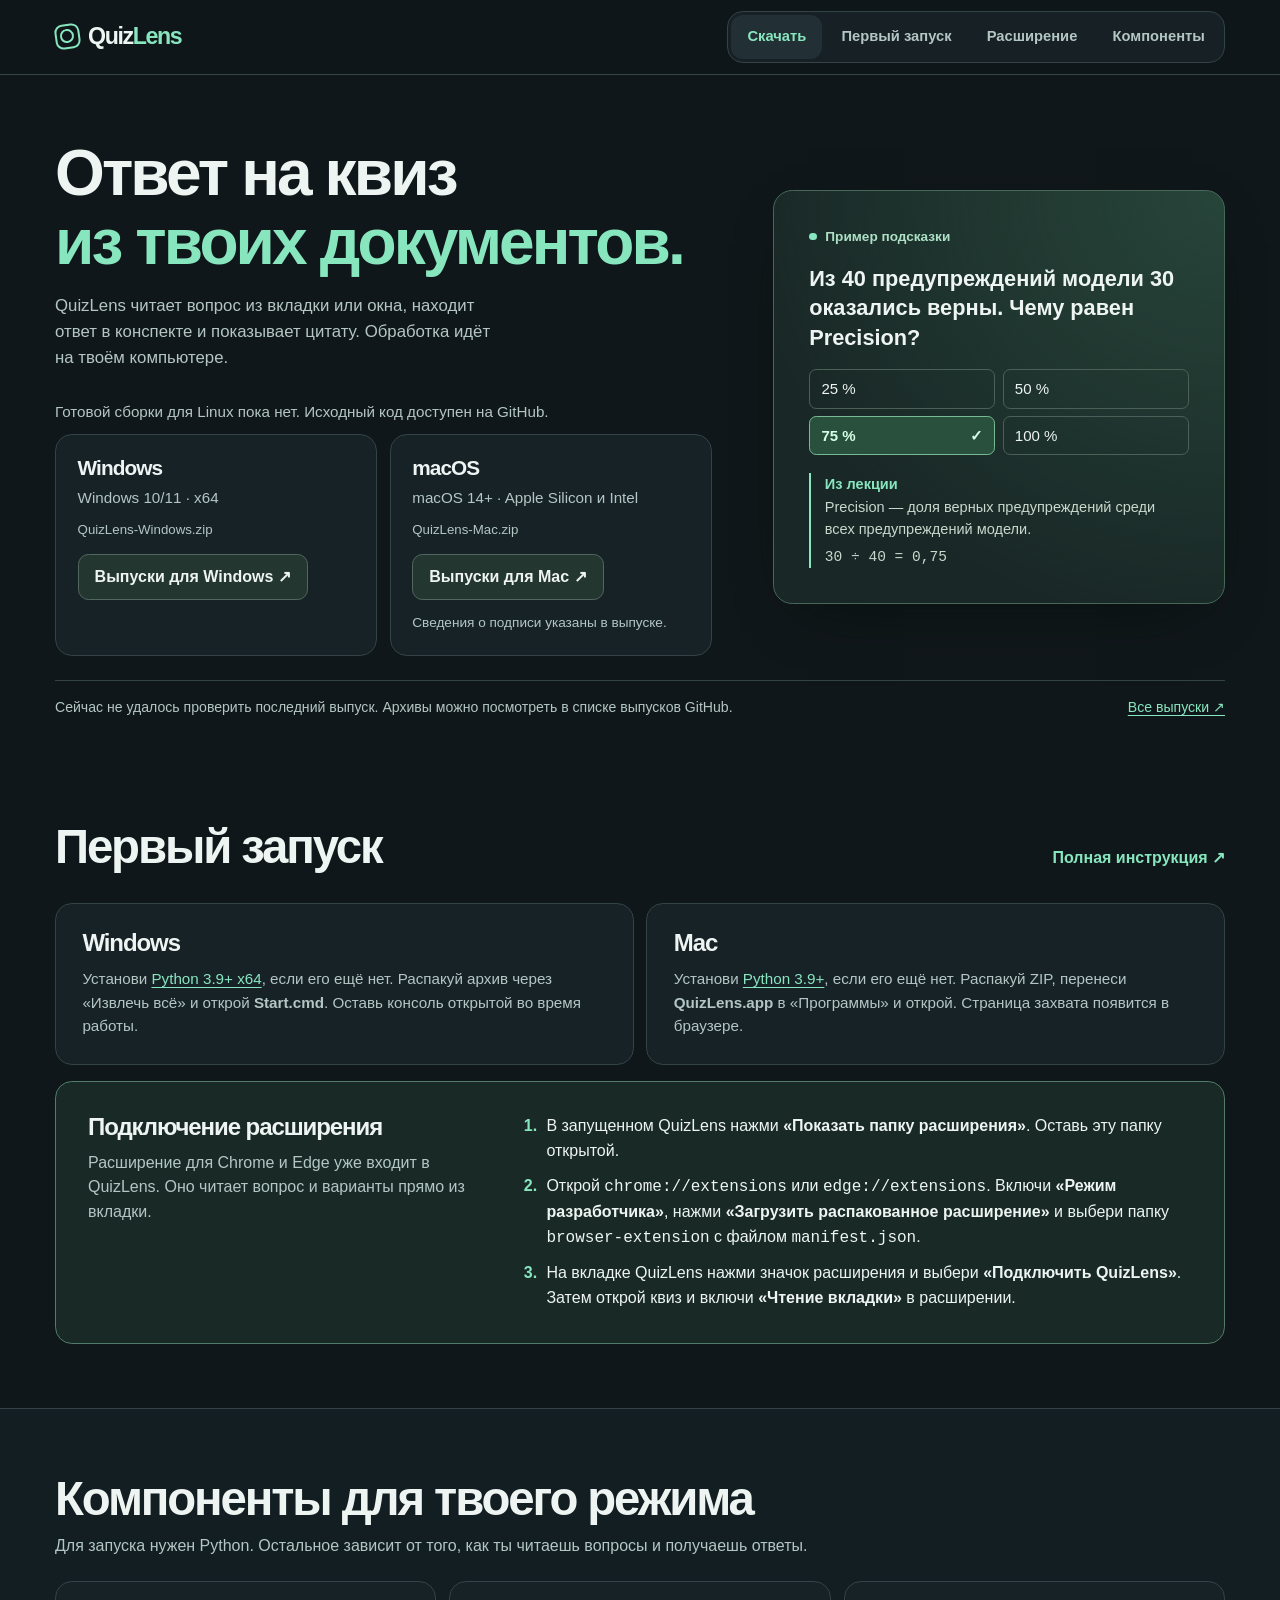
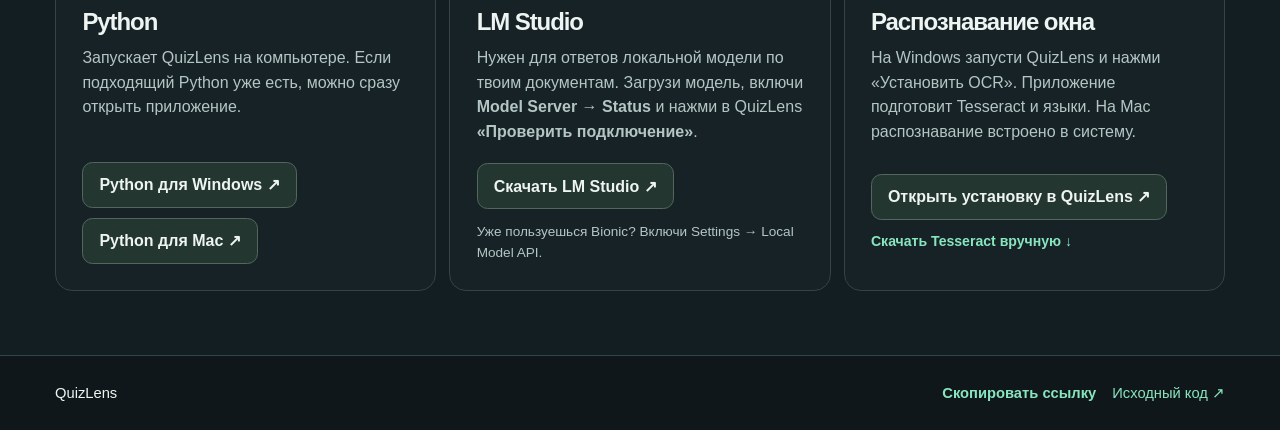
<file: index.html>
<!doctype html>
<html lang="ru">
<head>
  <meta charset="utf-8"><meta name="viewport" content="width=device-width, initial-scale=1">
  <title>QuizLens — скачать для Mac и Windows</title>
  <meta name="description" content="QuizLens читает вопрос из вкладки или с экрана и находит ответ в твоих документах. Скачать для macOS и Windows, подобрать локальную модель и проверить на пробном квизе.">
  <meta name="color-scheme" content="dark"><meta name="theme-color" content="#101b1c">
  <link rel="stylesheet" href="./download.css"><script defer src="./download.js"></script>
</head>
<body data-repository="NolReaction/quizlens">
<a class="skip-link" href="#main">К содержанию</a>
<header class="bar">
  <div class="wrap nav">
    <a href="./" class="brand" aria-label="QuizLens, начало страницы"><span class="lens" aria-hidden="true"></span>Quiz<span>Lens</span></a>
    <button type="button" id="nav-toggle" class="nav-toggle" aria-controls="site-nav" aria-expanded="false" hidden><span class="menu-icon" aria-hidden="true"></span>Меню</button>
    <nav id="site-nav" aria-label="Разделы страницы"><a href="#download" aria-current="location">Скачать</a><a href="#start">Первый запуск</a><a href="#extension">Расширение</a><a href="#components">Компоненты</a></nav>
  </div>
</header>
<main id="main">
  <section id="download" class="hero wrap" aria-labelledby="intro" tabindex="-1">
    <div class="intro">
      <h1 id="intro">Ответ на квиз <em>из твоих документов.</em></h1>
      <p>QuizLens читает вопрос из вкладки или окна, находит ответ в конспекте и показывает цитату. Обработка идёт на твоём компьютере.</p>
      <p id="device-note" class="device-note">Выбери систему своего компьютера.</p>
      <div class="downloads">
        <article class="build" id="windows-card">
          <div class="build-heading"><h2>Windows</h2><span class="match" hidden>Твой ПК</span></div>
          <p>Windows 10/11 · x64</p><p class="metadata" id="windows-info">QuizLens-Windows.zip</p>
          <a id="windows-download" class="button asset" href="https://github.com/NolReaction/quizlens/releases">Выпуски для Windows ↗</a>
        </article>
        <article class="build" id="mac-card" tabindex="-1">
          <div class="build-heading"><h2>macOS</h2><span class="match" hidden>Твой Mac</span></div>
          <p>macOS 14+ · Apple Silicon и Intel</p><p class="metadata" id="mac-info">QuizLens-Mac.zip</p>
          <a id="mac-download" aria-describedby="sign-info" class="button asset" href="https://github.com/NolReaction/quizlens/releases">Выпуски для Mac ↗</a>
          <p id="sign-info" class="fine">Сведения о подписи указаны в выпуске.</p>
        </article>
      </div>
    </div>
    <aside class="preview" aria-label="Пример работы QuizLens">
      <div class="preview-caption"><span class="caption-dot" aria-hidden="true"></span>Пример подсказки</div>
      <p class="example-question">Из 40 предупреждений модели 30 оказались верны. Чему равен Precision?</p>
      <div class="examples"><span>25 %</span><span>50 %</span><strong>75 % <i aria-hidden="true">✓</i></strong><span>100 %</span></div>
      <div class="evidence"><div>Из лекции</div><p>Precision — доля верных предупреждений среди всех предупреждений модели.</p><code>30 ÷ 40 = 0,75</code></div>
    </aside>
    <div class="release-row"><p id="release-status" role="status">Выпуски публикуются на GitHub.</p><a id="releases" href="https://github.com/NolReaction/quizlens/releases">Все выпуски ↗</a></div>
  </section>

  <section id="start" class="guide wrap section" tabindex="-1" aria-labelledby="guide-title">
    <div class="section-heading"><div><h2 id="guide-title">Первый запуск</h2></div><a href="https://github.com/NolReaction/quizlens/blob/HEAD/docs/GUIDE.md" class="text-link">Полная инструкция ↗</a></div>
    <div class="build-grid">
      <article id="windows-install" class="build install-card"><h3>Windows</h3><p>Установи <a href="#components">Python 3.9+ x64</a>, если его ещё нет. Распакуй архив через «Извлечь всё» и открой <strong>Start.cmd</strong>. Оставь консоль открытой во время работы.</p></article>
      <article id="mac-install" class="build install-card"><h3>Mac</h3><p>Установи <a href="#components">Python 3.9+</a>, если его ещё нет. Распакуй ZIP, перенеси <strong>QuizLens.app</strong> в «Программы» и открой. Страница захвата появится в браузере.</p></article>
    </div>
    <article id="extension" class="extension-panel" aria-labelledby="extension-title" tabindex="-1">
      <div><h3 id="extension-title">Подключение расширения</h3><p>Расширение для Chrome и Edge уже входит в QuizLens. Оно читает вопрос и варианты прямо из вкладки.</p></div>
      <ol>
        <li>В запущенном QuizLens нажми <strong>«Показать папку расширения»</strong>. Оставь эту папку открытой.</li>
        <li>Открой <code>chrome://extensions</code> или <code>edge://extensions</code>. Включи <strong>«Режим разработчика»</strong>, нажми <strong>«Загрузить распакованное расширение»</strong> и выбери папку <code>browser-extension</code> с файлом <code>manifest.json</code>.</li>
        <li>На вкладке QuizLens нажми значок расширения и выбери <strong>«Подключить QuizLens»</strong>. Затем открой квиз и включи <strong>«Чтение вкладки»</strong> в расширении.</li>
      </ol>
    </article>
  </section>
  <section id="components" class="components section" tabindex="-1" aria-labelledby="components-title"><div class="wrap">
    <div class="section-heading"><div><h2 id="components-title">Компоненты для твоего режима</h2><p>Для запуска нужен Python. Остальное зависит от того, как ты читаешь вопросы и получаешь ответы.</p></div></div>
    <div class="first-run-grid">
      <article class="first-run-card"><h3>Python</h3><p>Запускает QuizLens на компьютере. Если подходящий Python уже есть, можно сразу открыть приложение.</p>
        <div class="component-actions"><a class="button secondary" href="https://www.python.org/downloads/windows/">Python для Windows ↗</a><a class="button secondary" href="https://www.python.org/downloads/macos/">Python для Mac ↗</a></div></article>
      <article id="model-setup" class="first-run-card"><h3>LM Studio</h3><p>Нужен для ответов локальной модели по твоим документам. Загрузи модель, включи <strong>Model Server → Status</strong> и нажми в QuizLens <strong>«Проверить подключение»</strong>.</p>
        <div class="component-actions"><a class="button secondary" href="https://lmstudio.ai/download">Скачать LM Studio ↗</a></div><p class="fine">Уже пользуешься Bionic? Включи Settings → Local Model API.</p></article>
      <article id="windows-ocr" class="first-run-card"><h3>Распознавание окна</h3><p>На Windows запусти QuizLens и нажми «Установить OCR». Приложение подготовит Tesseract и языки. На Mac распознавание встроено в систему.</p>
        <div class="component-actions"><a class="button secondary" href="http://127.0.0.1:8765/#ocrComponent">Открыть установку в QuizLens ↗</a></div><a class="text-link" href="https://github.com/tesseract-ocr/tesseract/releases/download/5.5.3/tesseract-ocr-w64-setup-5.5.3.20260724.exe">Скачать Tesseract вручную ↓</a></article>
    </div>
  </div></section>
</main>
<footer class="wrap foot"><span>QuizLens</span><div class="footer-actions"><button id="share" type="button" class="text-link" hidden>Скопировать ссылку</button><a href="https://github.com/NolReaction/quizlens">Исходный код ↗</a></div><p id="share-message" class="feedback" role="status"></p></footer>
</body>
</html>
</file>
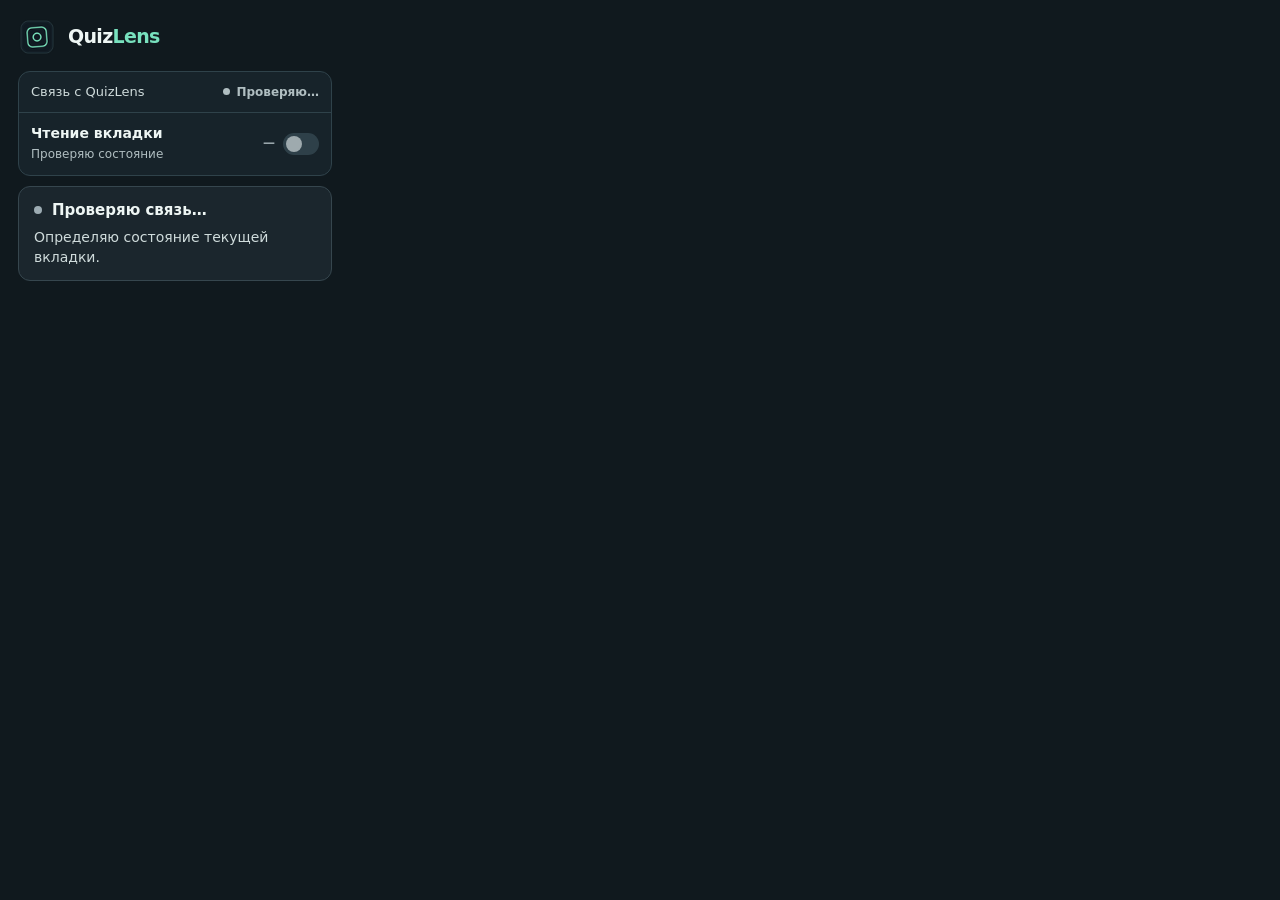
<file: browser-extension/popup.html>
<!doctype html>
<html lang="ru">
<head>
  <meta charset="utf-8">
  <meta name="color-scheme" content="dark">
  <title>QuizLens · Чтение вкладки</title>
  <link rel="stylesheet" href="popup.css">
  <script defer src="popup.js"></script>
</head>
<body data-state="loading" data-tone="idle">
  <header class="brand">
    <img class="brand-mark" src="icon-48.png" width="38" height="38" alt="">
    <h1>Quiz<span>Lens</span></h1>
    <span id="extensionVersion" class="version" title="Версия расширения" hidden></span>
  </header>
  <main>
    <div class="controls">
      <div class="connection" id="connection" role="status">
        <span>Связь с QuizLens</span>
        <strong id="receiverState" data-connection="checking">Проверяю…</strong>
      </div>
      <div class="reading">
        <div>
          <h2 id="readingLabel">Чтение вкладки</h2>
          <p id="readingScope">Проверяю состояние</p>
        </div>
        <button type="button" id="readingSwitch" class="reading-switch" role="switch"
          aria-checked="false" aria-labelledby="readingLabel" aria-describedby="readingScope" disabled>
          <span id="readingValue">—</span>
          <span class="switch-track" aria-hidden="true"></span>
        </button>
      </div>
    </div>
    <section class="status-card" role="status" aria-live="polite" aria-atomic="true">
      <div class="status-heading"><i class="signal" aria-hidden="true"></i><h2 id="message" tabindex="-1">Проверяю связь…</h2></div>
      <p id="description">Определяю состояние текущей вкладки.</p>
    </section>
    <dl id="sourceRow" class="source" hidden>
      <dt id="sourceLabel">Читаемая вкладка</dt>
      <dd id="sourceTitle" dir="auto"></dd>
    </dl>
    <div id="actions" class="actions">
      <button id="action" type="button" class="button" disabled hidden></button>
      <button id="focusCapture" type="button" class="button" hidden>Перейти в QuizLens</button>
      <button id="focusSource" type="button" class="button" hidden>Перейти к квизу</button>
    </div>
  </main>
</body>
</html>
</file>
<file: download.css>
:root {
  color-scheme: dark;
  --background: #10171a;
  --surface: #172227;
  --raised: #223035;
  --text: #edf4f1;
  --muted: #b3c6c4;
  --accent: #88e6bf;
  --line: #334348;
  --accent-line: #527b69;
  font: 100%/1.55 Inter, -apple-system, BlinkMacSystemFont, "Segoe UI", sans-serif;
  background: var(--background);
  color: var(--text);
  scroll-padding-block-start: 5.8rem;
}
* { box-sizing: border-box; }
body { margin: 0; }
[hidden] { display: none !important; }
a { color: var(--accent); text-underline-offset: .22em; }
button { font: inherit; cursor: pointer; }
:focus-visible { outline: 3px solid #f1dca4; outline-offset: 4px; }
.wrap { width: min(1170px, calc(100% - 3rem)); margin-inline: auto; }
.bar {
  position: sticky; top: 0; z-index: 3; border-bottom: 1px solid var(--line);
  background: rgba(16, 23, 26, .96);
}
.nav, .nav nav, .brand, .section-heading, .release-row, .foot, .build-heading, .footer-actions {
  display: flex; align-items: center;
}
.nav { min-height: 4.6rem; justify-content: space-between; gap: 1rem; position: relative; }
.nav a, .brand, .foot a { text-decoration: none; }
.nav nav { gap: .2rem; background: #162025; border: 1px solid var(--line); border-radius: 1rem; padding: .2rem; }
.nav nav a, .nav-toggle {
  display: inline-flex; min-height: 44px; align-items: center; padding: .5rem 1rem;
  border-radius: .75rem; color: var(--muted); font-weight: 600; font-size: .92rem;
}
.nav nav a:hover, .nav nav a[aria-current] { color: var(--text); background: var(--raised); }
.nav nav a[aria-current] { color: var(--accent); }
.nav-toggle { color: var(--text); background: var(--surface); border: 1px solid var(--line); gap: .65rem; }
.menu-icon { position:relative; width:1em; height:1em; display:inline-block; }
.menu-icon::before, .menu-icon::after {
  content:""; position:absolute; inset-inline:0; top:50%; height:2px; margin-top:-1px;
  background:currentColor; border-radius:2px; transform:translateY(-3px);
}
.menu-icon::after { transform:translateY(3px); }
.nav-toggle[aria-expanded=true] .menu-icon::before { transform:rotate(45deg); }
.nav-toggle[aria-expanded=true] .menu-icon::after { transform:rotate(-45deg); }
.nav-toggle[aria-expanded=true] { border-color: var(--accent-line); color: var(--accent); }
.brand { color: var(--text); font-size: 1.45rem; letter-spacing: -.06em; font-weight: 750; }
.brand span:last-child { color: var(--accent); }
.lens { width: 1.55rem; height: 1.55rem; border: 2px solid var(--accent); border-radius: .5rem; transform: rotate(-8deg); margin-right: .52rem; display: grid; place-items: center; }
.lens::before { content: ''; width: .62rem; height: .62rem; border: 2px solid var(--accent); border-radius: 50%; }
.skip-link { position: absolute; top: -8rem; left: 1rem; background: var(--surface); padding: .7rem 1rem; }
.skip-link:focus { position: fixed; top: .5rem; z-index: 4; }
h1, h2, h3, p { margin: 0; }
h1, h2, h3 { line-height: 1.08; letter-spacing: -.045em; text-wrap: balance; }
h1 { font-size: clamp(2.65rem, 5vw, 4.8rem); }
h1 em { display: block; font-weight: inherit; font-style: normal; color: var(--accent); }
h2 { font-size: clamp(1.85rem, 3.7vw, 3rem); }
h3 { font-size: 1.5rem; }
.hero {
  padding-block: clamp(2.4rem, 5vw, 5rem) 2.4rem; display: grid;
  grid-template-columns: minmax(0, 1.38fr) minmax(0, .95fr);
  gap: 1.5rem clamp(1.5rem, 4.8vw, 4.5rem); align-items: center;
}
.intro > p { color: var(--muted); margin-top: 1rem; max-width: 48ch; font-size: 1.05rem; }
.intro > .device-note { margin: 1.8rem 0 .7rem; max-width: none; font-size: .95rem; }
.downloads, .build-grid, .first-run-grid { display: grid; grid-template-columns: repeat(2,minmax(0,1fr)); gap: .8rem; }
.build, .first-run-card {
  border: 1px solid var(--line); border-radius: 1.05rem; background: var(--surface); padding: clamp(1.1rem, 2.2vw, 1.65rem);
}
.downloads .build { padding: clamp(.95rem, 1.8vw, 1.35rem); }
.build-heading { flex-wrap: wrap; gap: .55rem; margin-bottom: .4rem; }
.build-heading h2 { font-size: 1.3rem; }
.build.recommended { background: linear-gradient(128deg, #1c302b, #172525); border-color: var(--accent-line); }
.match { color: var(--accent); font-size: .79rem; font-weight: 650; }
.build p, .first-run-card p, .release-row p, .extension-panel p, .section-heading p { color: var(--muted); }
.build p { font-size: .95rem; }
.build .metadata { margin: .65rem 0 .85rem; font-size: .83rem; overflow-wrap: anywhere; }
.build .fine, .first-run-card .fine { margin-top: .75rem; font-size: .85rem; }
.button, .text-link { font-weight: 650; text-decoration: none; }
.button { display: inline-flex; min-height: 46px; justify-content: center; align-items: center; text-align: center; padding: .65rem 1rem; border-radius: .65rem; line-height: 1.35; border: 1px solid #53675f; background: #243630; color: var(--text); }
.button:hover { border-color: var(--accent); background: #2e463c; }
.recommended .button { background: var(--accent); color: #103126; border-color: transparent; }
.recommended .button:hover { background: #adf1cf; }
.text-link, .footer-actions a { display: inline-flex; min-height: 44px; align-items: center; color: var(--accent); border: 0; background: transparent; padding: .4rem 0; }
.text-link:hover, .foot a:hover { text-decoration: underline; }
.preview {
  border: 1px solid #476759; border-radius: 1.2rem; padding: clamp(1.35rem, 3vw, 2.2rem);
  background: radial-gradient(ellipse at top right, #27453a, transparent 75%), #192826;
  box-shadow: 0 1.2rem 4rem -2.1rem #020c09;
}
.preview-caption { display: flex; align-items: center; gap: .55rem; font-size: .85rem; color: #ade0c6; font-weight: 650; }
.caption-dot { width: .46rem; height: .46rem; background: var(--accent); border-radius: 50%; }
.example-question { margin: 1.05rem 0; font-weight: 650; font-size: clamp(1.1rem, 1.7vw, 1.4rem); line-height: 1.35; }
.examples { display: grid; grid-template-columns: 1fr 1fr; gap: .45rem; }
.examples > * { border: 1px solid #4b6158; padding: .45rem .7rem; border-radius: .45rem; font-size: .94rem; }
.examples strong { color: #d4ffe6; background: #29503d; border-color: #79b993; }
.examples i { font-style: normal; float: right; }
.evidence { margin-top: 1.1rem; padding-left: .85rem; border-left: 2px solid var(--accent); font-size: .91rem; color: #c8d8cd; }
.evidence div { font-weight: 650; color: var(--accent); }
.evidence code { display: block; margin-top: .3rem; }
.release-row, .section-heading, .foot { justify-content: space-between; gap: .65rem 1.25rem; flex-wrap: wrap; }
.release-row { grid-column: 1 / -1; font-size: .88rem; border-top: 1px solid var(--line); padding-top: 1rem; }
.section { padding-block: clamp(2.5rem, 5vw, 4.5rem); }
.section-heading { align-items: baseline; margin-bottom: 1.4rem; }
.section-heading p { margin-top: .65rem; }
.install-card h3 { margin-bottom: .7rem; }
.extension-panel { display: grid; grid-template-columns: minmax(0,.8fr) minmax(0,1.4fr); gap: clamp(1rem,4vw,3rem); padding: clamp(1.2rem,3vw,2rem); margin-top: 1rem; border: 1px solid var(--accent-line); background: #192a26; border-radius: 1.05rem; }
.extension-panel p { margin-top: .65rem; }
.extension-panel ol { margin: 0; padding-left: 1.35rem; }
.extension-panel li { padding-left: .3rem; }
.extension-panel li + li { margin-top: .65rem; }
.extension-panel li::marker { color: var(--accent); font-weight: 650; }
.components { background: #131e22; border-block: 1px solid var(--line); }
.first-run-grid { grid-template-columns: repeat(3, minmax(0,1fr)); }
.first-run-card { display: flex; flex-direction: column; align-items: flex-start; }
.first-run-card p { margin-top: .7rem; }
.first-run-card .text-link { font-size: .88rem; }
.component-actions, .footer-actions { display: flex; flex-wrap: wrap; gap: .6rem 1rem; }
.component-actions { padding-top: 1.15rem; margin-top: auto; }
code { font-family: "IBM Plex Mono", Consolas, monospace; overflow-wrap: anywhere; }
.foot { padding-block: 1rem; font-size: .92rem; }
.feedback:empty { display: none; }
.feedback { width: 100%; overflow-wrap: anywhere; color: var(--muted); }
@media (max-width: 900px) {
  .hero { grid-template-columns: minmax(0,1.45fr) minmax(0,1fr); }
  .first-run-grid { grid-template-columns: 1fr; }
}
@media (max-width: 740px) {
  .wrap { width: min(36rem, calc(100% - 2rem)); }
  .hero, .extension-panel { grid-template-columns: 1fr; }
  .hero { gap: 1.25rem; }
  .nav { min-height: 3.85rem; flex-wrap: wrap; padding-block: .35rem; }
  .nav nav { width: 100%; flex-wrap: wrap; }
  .nav-toggle:not([hidden]) + nav { position: absolute; top: calc(100% + .35rem); right: 0; width: min(18rem, 100%); display:grid; padding:.4rem; max-height:calc(100dvh - 5rem); overflow:auto;
    background:linear-gradient(155deg, #20312d, #172126 70%); transform-origin:top right;
    box-shadow:0 1rem 2rem #060c10ab, inset 0 1px rgb(222 255 239 / 5%); }
  .release-row { grid-row: 2; }
}
@media (max-width: 560px) {
  .downloads, .build-grid { grid-template-columns: 1fr; }
  .downloads .build { display: grid; grid-template-columns: 1fr auto; align-items: center; gap: .2rem .5rem; }
  .downloads .build-heading, .downloads .metadata, .downloads .fine { margin: 0; }
  .downloads .build-heading, .downloads .build p { grid-column: 1; }
  .downloads .build .metadata { font-size: .75rem; }
  .downloads .button { grid-column: 2; grid-row: 1 / span 3; max-width: 9.2rem; }
  .downloads .build .fine { grid-column: 1 / -1; }
}
@media (prefers-reduced-motion: no-preference) {
  :root { scroll-behavior: smooth; }
  .nav nav a, .button, .nav-toggle { transition: background-color .16s, color .16s, border-color .16s, transform .16s; }
  .nav-toggle:active, .button:active { transform: translateY(1px); }
  .menu-icon::before, .menu-icon::after { transition:transform 160ms cubic-bezier(.2,.8,.2,1); }
  @media (hover:hover) {
    .button:hover { transform:translateY(-1px); }
    .button:active { transform:translateY(1px); }
  }
  .preview { animation: appear .24s ease-out; }
  @keyframes appear { from { opacity: .45; transform: translateY(5px); } to { opacity: 1; transform: translateY(0); } }
}
</file>
<file: browser-extension/popup.css>
:root {
  color-scheme: dark;
  font: 14px/1.5 system-ui, -apple-system, "Segoe UI", sans-serif;
  color: #eef6f4;
  background: #10191e;
  --mint: #78e1be;
  --muted: #b0bec1;
  --border: #2f424a;
}
* { box-sizing: border-box; }
[hidden] { display: none !important; }
body {
  width: 350px;
  margin: 0;
  padding: 18px;
  --indicator: #9cabb2;
  --panel: #1b262d;
  --edge: #36464e;
}
body[data-tone="ready"] { --indicator: #92beef; --panel: #192934; --edge: #344c5c; }
body[data-tone="live"] { --indicator: #75e2bc; --panel: #182d27; --edge: #315547; }
body[data-tone="attention"] { --indicator: #f0c586; --panel: #2b2921; --edge: #554c38; }
.brand { display: flex; align-items: center; gap: 12px; margin-bottom: 15px; }
.brand-mark { display: block; flex: none; }
.brand h1 { margin: 0; font-size: 19px; line-height: 1.15; letter-spacing: -.035em; font-weight: 720; }
.brand h1 span { color: var(--mint); }
.version { margin-left: auto; color: var(--muted); font-size: 12px; font-variant-numeric: tabular-nums; }
.controls { margin-bottom: 10px; border: 1px solid var(--border); border-radius: 12px; background: #17232a; }
.connection, .reading { display: flex; align-items: center; justify-content: space-between; gap: 12px; padding: 10px 12px; }
.connection { border-bottom: 1px solid var(--border); color: #cfdbdb; font-size: 13px; }
#receiverState { display: inline-flex; align-items: center; gap: 6px; color: var(--muted); font-size: 12px; text-align: right; }
#receiverState::before { content: ""; width: 7px; height: 7px; flex: none; border-radius: 50%; background: currentColor; }
#receiverState[data-connection="connected"] { color: var(--mint); }
#receiverState[data-connection="available"] { color: #a9d2ff; }
#receiverState[data-connection="recovering"], #receiverState[data-connection="error"] { color: #f0c586; }
.reading h2 { font-size: 14px; }
#readingScope { margin: 3px 0 0; color: var(--muted); font-size: 12px; line-height: 1.35; }
.reading-switch {
  min-height: 42px; display: inline-flex; align-items: center; justify-content: flex-end; gap: 8px; padding: 0;
  border: 0; border-radius: 6px; background: transparent; color: #c7d4d8; cursor: pointer; font: 600 12px/1.3 system-ui, sans-serif;
}
.reading-switch[aria-checked="true"] { color: var(--mint); }
.reading-switch:disabled { opacity: .74; cursor: default; }
.switch-track { display: flex; align-items: center; flex: none; width: 36px; height: 22px; padding: 3px; border-radius: 100px; background: #374b54; }
.switch-track::after { content: ""; width: 16px; height: 16px; border-radius: 50%; background: #ced9dd; }
.reading-switch[aria-checked="true"] .switch-track { background: var(--mint); }
.reading-switch[aria-checked="true"] .switch-track::after { transform: translateX(14px); background: #10332a; }
.reading-switch:not(:disabled, [aria-disabled="true"]):hover .switch-track { box-shadow: 0 0 0 3px #78e1be29; }
.status-card { padding: 13px 15px; border: 1px solid var(--edge); border-radius: 12px; background: var(--panel); }
.status-heading { display: flex; align-items: center; gap: 10px; }
.signal { display: block; width: 8px; height: 8px; flex: none; border-radius: 100%; background: var(--indicator); }
h2 { margin: 0; font-size: 15px; font-weight: 660; line-height: 1.35; }
#description { margin: 7px 0 0; color: #cfdbdb; line-height: 1.45; }
.source { display: grid; grid-template-columns: auto minmax(0, 1fr); align-items: baseline; gap: 12px; margin: 0; padding: 10px 2px 0; }
dt { color: var(--muted); font-size: 13px; }
dd { margin: 0; font-size: 13px; font-weight: 580; text-align: right; overflow-wrap: anywhere; }
#sourceTitle { display: -webkit-box; -webkit-line-clamp: 2; -webkit-box-orient: vertical; overflow: hidden; }
.actions { display: grid; gap: 7px; }
.actions:has(button:not([hidden])) { margin-top: 10px; }
.button {
  min-height: 42px; padding: 9px 14px; border: 1px solid #4b6367; border-radius: 9px;
  color: #e6eeee; background: #203039; cursor: pointer; font: inherit; font-weight: 620;
}
.button[data-primary] { background: var(--mint); border-color: var(--mint); color: #0c3025; }
.button:enabled:hover { background: #293d45; border-color: #708d91; }
.button[data-primary]:enabled:hover { background: #95edcf; border-color: #95edcf; }
.button:focus-visible, .reading-switch:focus-visible, #message:focus-visible { outline: 2px solid #a4d6ff; outline-offset: 3px; }
.button[aria-disabled="true"], .reading-switch[aria-disabled="true"] { opacity: .7; cursor: wait; }
@media (prefers-reduced-motion: no-preference) {
  .status-card { transition: background-color 160ms ease, border-color 160ms ease; }
  .signal { transition: background-color 160ms ease; }
  .switch-track, .switch-track::after { transition: background-color 160ms ease, transform 160ms ease, box-shadow 160ms ease; }
  .button { transition: background-color 130ms ease, border-color 130ms ease, transform 100ms ease; }
  .button:enabled:active { transform: translateY(1px); }
  body { animation: popup-in 120ms ease-out; }
  @keyframes popup-in { from { opacity: .5; transform: translateY(2px); } }
}
</file>
